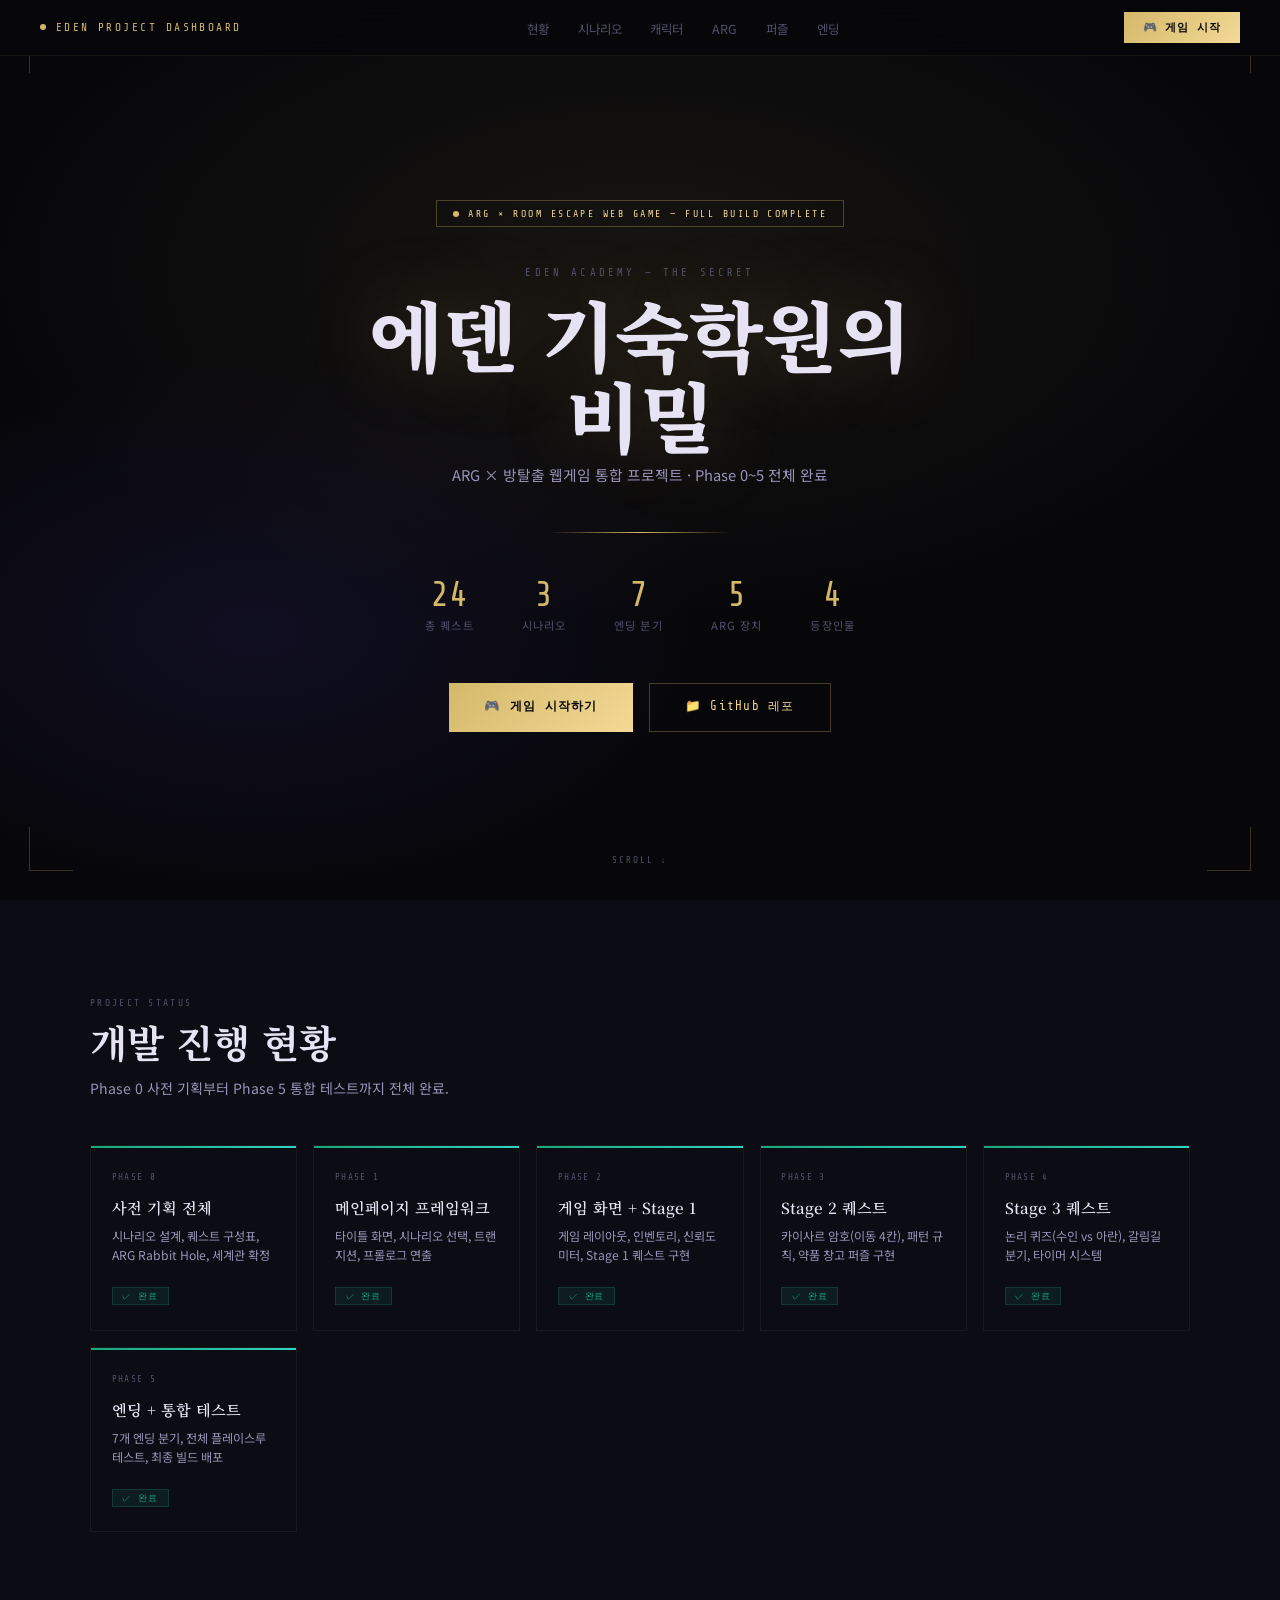
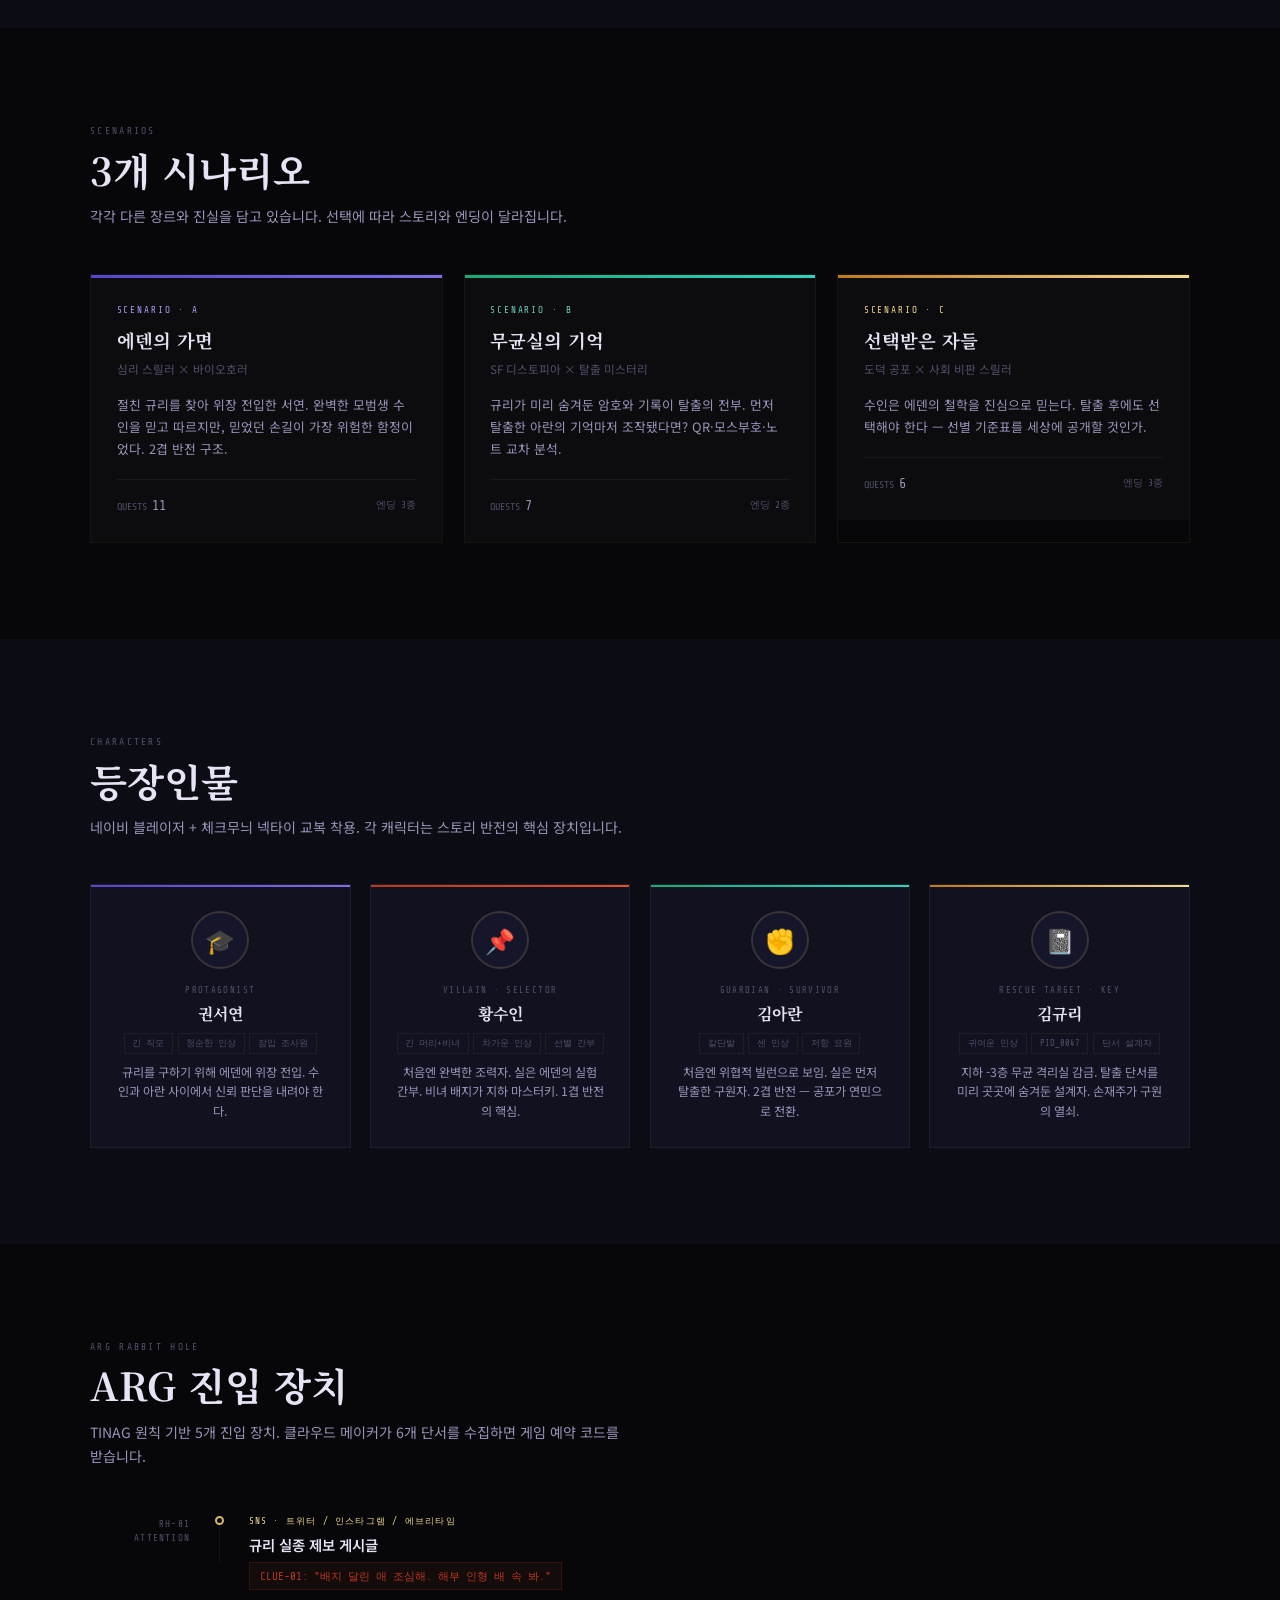
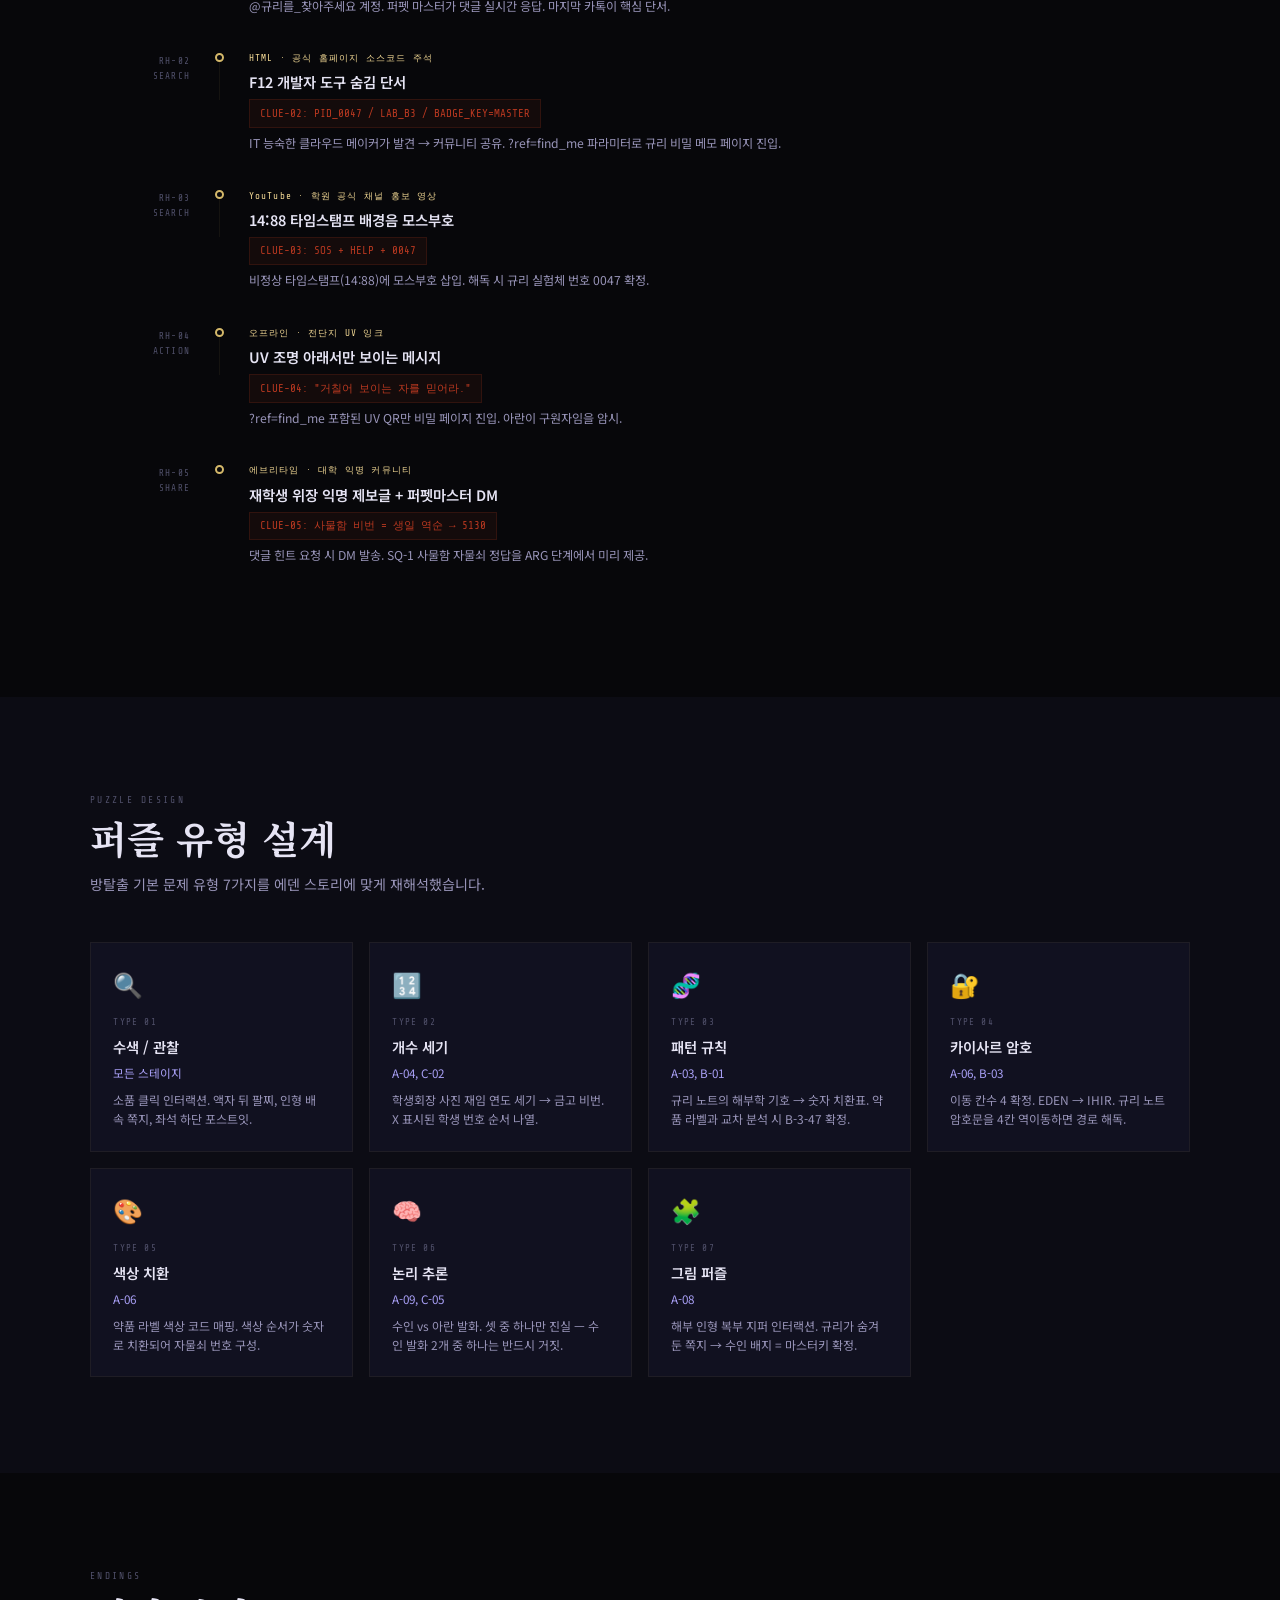
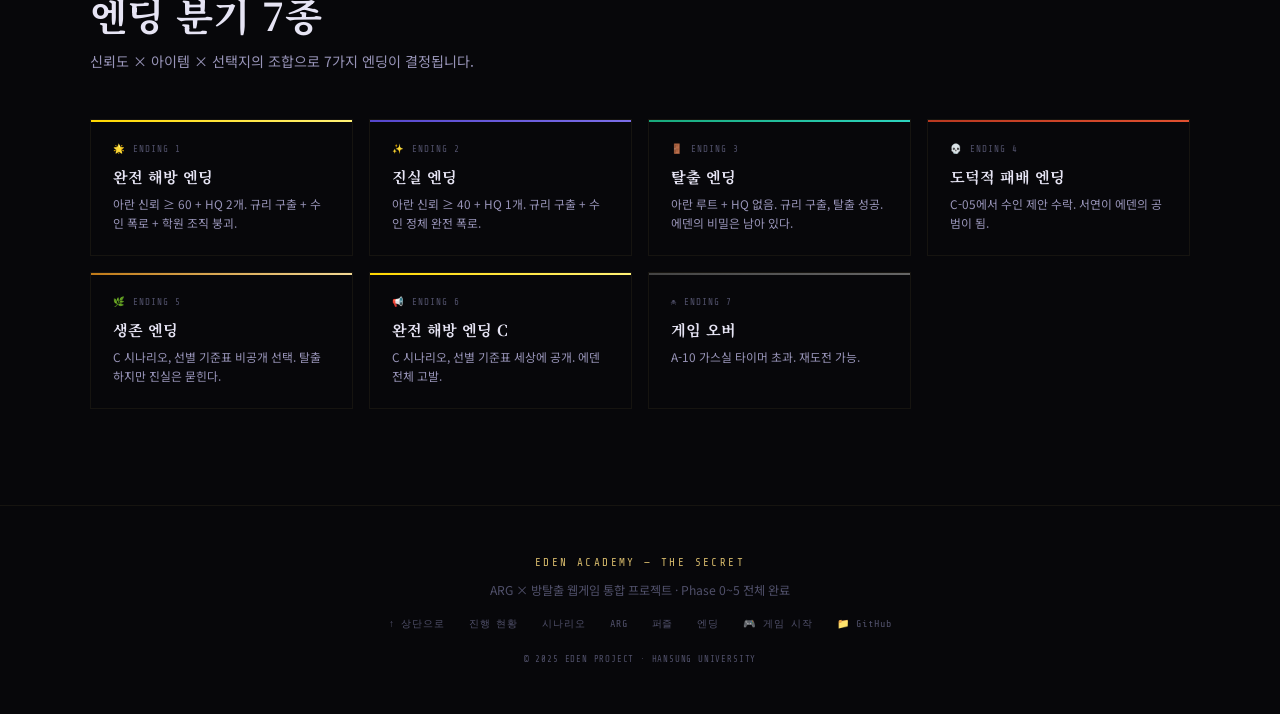
<file: index.html>
<!DOCTYPE html>
<html lang="ko">
<head>
<meta charset="UTF-8"/>
<meta name="viewport" content="width=device-width, initial-scale=1.0"/>
<title>에덴 기숙학원의 비밀 — 프로젝트 대시보드</title>
<link href="https://fonts.googleapis.com/css2?family=Noto+Serif+KR:wght@300;400;600;700;900&family=Noto+Sans+KR:wght@300;400;500;700&family=Share+Tech+Mono&display=swap" rel="stylesheet"/>
<style>
*,*::before,*::after{box-sizing:border-box;margin:0;padding:0}
:root{
  --bg:#07070a;--bg1:#0c0c14;--bg2:#111120;--bg3:#16162a;
  --gold:#d4b86a;--gold2:#f3d995;--gg:rgba(212,184,106,.15);
  --p:#5546CC;--p2:#7B6EE8;--p3:#A89FF5;
  --teal:#18A87A;--coral:#B83820;
  --txt:#E6E4F4;--txt2:#9894B8;--txt3:#50506A;
  --bdr:rgba(212,184,106,.18);--bdr2:rgba(212,184,106,.07);
  --serif:'Noto Serif KR',serif;--sans:'Noto Sans KR',sans-serif;--mono:'Share Tech Mono',monospace;
}
html{scroll-behavior:smooth}
body{background:var(--bg);color:var(--txt);font-family:var(--sans);line-height:1.6;overflow-x:hidden}
body::before{content:'';position:fixed;inset:0;z-index:0;pointer-events:none;opacity:.25;background:url("data:image/svg+xml,%3Csvg xmlns='http://www.w3.org/2000/svg' width='200' height='200'%3E%3Cfilter id='n'%3E%3CfeTurbulence type='fractalNoise' baseFrequency='.9' numOctaves='4' stitchTiles='stitch'/%3E%3C/filter%3E%3Crect width='200' height='200' filter='url(%23n)' opacity='.07'/%3E%3C/svg%3E")}
nav{position:fixed;top:0;left:0;right:0;z-index:100;height:56px;display:flex;align-items:center;justify-content:space-between;padding:0 2.5rem;background:rgba(7,7,10,.9);backdrop-filter:blur(14px);border-bottom:1px solid var(--bdr2)}
.nav-logo{font-family:var(--mono);font-size:.7rem;letter-spacing:.22em;color:var(--gold);display:flex;align-items:center;gap:.6rem}
.nav-dot{width:6px;height:6px;border-radius:50%;background:var(--gold);animation:bdot 1.8s ease-in-out infinite}
@keyframes bdot{0%,100%{opacity:1}50%{opacity:.15}}
.nav-links{display:flex;gap:1.8rem;list-style:none}
.nav-links a{color:var(--txt3);text-decoration:none;font-size:.78rem;transition:color .2s}
.nav-links a:hover{color:var(--gold)}
.nav-game-btn{background:linear-gradient(135deg,var(--gold),var(--gold2));color:#07070a;font-family:var(--mono);font-size:.7rem;font-weight:700;letter-spacing:.1em;padding:.4rem 1.2rem;border:none;cursor:pointer;text-decoration:none;transition:all .2s;display:inline-flex;align-items:center;gap:.4rem}
.nav-game-btn:hover{box-shadow:0 0 20px var(--gg);transform:translateY(-1px)}
.hero{min-height:100vh;display:flex;flex-direction:column;align-items:center;justify-content:center;text-align:center;padding:6rem 2rem 4rem;position:relative;z-index:1;overflow:hidden}
.hero-bg{position:absolute;inset:0;background:radial-gradient(ellipse 80% 60% at 50% 30%,rgba(212,184,106,.08) 0%,transparent 65%),radial-gradient(ellipse 60% 50% at 20% 70%,rgba(85,70,204,.12) 0%,transparent 60%),var(--bg)}
.hero-sl{position:absolute;inset:0;background:repeating-linear-gradient(0deg,transparent,transparent 3px,rgba(0,0,0,.04) 3px,rgba(0,0,0,.04) 4px);pointer-events:none}
.corner{position:absolute;width:44px;height:44px;pointer-events:none}
.c-tl{top:1.8rem;left:1.8rem;border-top:1px solid rgba(212,184,106,.25);border-left:1px solid rgba(212,184,106,.25)}
.c-tr{top:1.8rem;right:1.8rem;border-top:1px solid rgba(212,184,106,.25);border-right:1px solid rgba(212,184,106,.25)}
.c-bl{bottom:1.8rem;left:1.8rem;border-bottom:1px solid rgba(212,184,106,.25);border-left:1px solid rgba(212,184,106,.25)}
.c-br{bottom:1.8rem;right:1.8rem;border-bottom:1px solid rgba(212,184,106,.25);border-right:1px solid rgba(212,184,106,.25)}
.hero-tag{display:inline-flex;align-items:center;gap:.6rem;border:1px solid rgba(212,184,106,.3);color:var(--gold2);font-family:var(--mono);font-size:.62rem;letter-spacing:.25em;padding:.28rem 1rem;margin-bottom:2.4rem;position:relative;z-index:1;animation:gtag 4s ease-in-out infinite}
@keyframes gtag{0%,100%{box-shadow:0 0 0 transparent}50%{box-shadow:0 0 18px rgba(212,184,106,.2)}}
.hero-en{font-family:var(--mono);font-size:.66rem;letter-spacing:.3em;color:var(--txt3);margin-bottom:.65rem;position:relative;z-index:1}
.hero-kr{font-family:var(--serif);font-weight:900;font-size:clamp(2.8rem,6vw,5rem);line-height:1.06;color:var(--txt);text-shadow:0 0 80px rgba(212,184,106,.25);margin-bottom:.5rem;position:relative;z-index:1;animation:flick 12s ease-in-out infinite}
@keyframes flick{0%,91%,93%,100%{opacity:1}92%{opacity:.82}}
.hero-sub{font-size:.92rem;color:var(--txt2);position:relative;z-index:1;margin-bottom:2.8rem}
.hero-line{width:180px;height:1px;background:linear-gradient(90deg,transparent,var(--gold),transparent);margin:0 auto 2.8rem;position:relative;z-index:1}
.hero-stats{display:flex;gap:3rem;justify-content:center;flex-wrap:wrap;margin-bottom:3rem;position:relative;z-index:1}
.stat{text-align:center}
.stat-n{font-family:var(--mono);font-size:2.2rem;color:var(--gold);line-height:1;margin-bottom:.25rem}
.stat-l{font-size:.7rem;color:var(--txt3);letter-spacing:.1em}
.hero-btns{display:flex;gap:1rem;justify-content:center;flex-wrap:wrap;position:relative;z-index:1}
.btn-gold{background:linear-gradient(135deg,var(--gold),var(--gold2));color:#07070a;font-family:var(--mono);font-size:.78rem;font-weight:700;letter-spacing:.1em;padding:.85rem 2.2rem;border:none;cursor:pointer;text-decoration:none;transition:all .2s;display:inline-flex;align-items:center;gap:.5rem}
.btn-gold:hover{box-shadow:0 0 28px var(--gg);transform:translateY(-2px)}
.btn-outline{background:transparent;color:var(--gold2);font-family:var(--mono);font-size:.78rem;letter-spacing:.1em;padding:.85rem 2.2rem;border:1px solid rgba(212,184,106,.3);cursor:pointer;text-decoration:none;transition:all .2s;display:inline-flex;align-items:center;gap:.5rem}
.btn-outline:hover{border-color:var(--gold);background:var(--gg);transform:translateY(-2px)}
.hero-scroll{position:absolute;bottom:2rem;left:50%;transform:translateX(-50%);font-family:var(--mono);font-size:.58rem;color:var(--txt3);letter-spacing:.2em;animation:bs 2.5s ease-in-out infinite;z-index:1}
@keyframes bs{0%,100%{transform:translateX(-50%) translateY(0)}50%{transform:translateX(-50%) translateY(6px)}}
section{position:relative;z-index:1;padding:6rem 2rem}
.container{max-width:1100px;margin:0 auto}
.s-tag{font-family:var(--mono);font-size:.6rem;letter-spacing:.24em;color:var(--txt3);margin-bottom:.45rem;text-transform:uppercase}
.s-title{font-family:var(--serif);font-weight:700;font-size:clamp(1.6rem,3vw,2.4rem);color:var(--txt);margin-bottom:.7rem;line-height:1.2}
.s-desc{font-size:.88rem;color:var(--txt2);max-width:540px;line-height:1.75;margin-bottom:2.8rem}
#phases{background:var(--bg1)}
.phase-grid{display:grid;grid-template-columns:repeat(auto-fit,minmax(190px,1fr));gap:1rem}
.phase-card{border:1px solid var(--bdr2);padding:1.5rem 1.3rem;position:relative;overflow:hidden;transition:border-color .25s,transform .25s}
.phase-card:hover{border-color:rgba(212,184,106,.3);transform:translateY(-2px)}
.phase-card::before{content:'';position:absolute;top:0;left:0;right:0;height:2px}
.phase-card.done::before{background:linear-gradient(90deg,var(--teal),#2DD4BF)}
.phase-num{font-family:var(--mono);font-size:.58rem;color:var(--txt3);letter-spacing:.14em;margin-bottom:.7rem}
.phase-title{font-family:var(--serif);font-size:.95rem;font-weight:600;color:var(--txt);margin-bottom:.4rem}
.phase-desc{font-size:.76rem;color:var(--txt2);line-height:1.6;margin-bottom:.9rem}
.pbadge{font-family:var(--mono);font-size:.56rem;letter-spacing:.1em;padding:.2rem .6rem;background:rgba(24,168,122,.1);color:var(--teal);border:1px solid rgba(24,168,122,.22)}
#scenarios{background:var(--bg)}
.sc-grid{display:grid;grid-template-columns:repeat(auto-fit,minmax(290px,1fr));gap:1.3rem}
.sc-card{border:1px solid var(--bdr2);overflow:hidden;transition:transform .25s,box-shadow .25s}
.sc-card:hover{transform:translateY(-4px)}
.sc-card.ca:hover{box-shadow:0 16px 40px rgba(85,70,204,.14)}
.sc-card.cb:hover{box-shadow:0 16px 40px rgba(24,168,122,.12)}
.sc-card.cc:hover{box-shadow:0 16px 40px rgba(192,122,24,.12)}
.sc-bar{height:3px}
.ca .sc-bar{background:linear-gradient(90deg,var(--p),var(--p2))}
.cb .sc-bar{background:linear-gradient(90deg,var(--teal),#2DD4BF)}
.cc .sc-bar{background:linear-gradient(90deg,#C07A18,var(--gold2))}
.sc-body{padding:1.6rem;background:rgba(255,255,255,.02)}
.sc-code{font-family:var(--mono);font-size:.58rem;letter-spacing:.2em;margin-bottom:.5rem}
.ca .sc-code{color:var(--p3)}.cb .sc-code{color:#6ECFBC}.cc .sc-code{color:var(--gold2)}
.sc-name{font-family:var(--serif);font-size:1.15rem;font-weight:700;color:var(--txt);margin-bottom:.25rem}
.sc-genre{font-size:.73rem;color:var(--txt3);margin-bottom:1rem}
.sc-syn{font-size:.8rem;color:var(--txt2);line-height:1.72;margin-bottom:1.2rem}
.sc-foot{display:flex;justify-content:space-between;align-items:center;padding-top:.9rem;border-top:1px solid rgba(255,255,255,.05)}
.sc-q{font-family:var(--mono);font-size:.63rem;color:var(--txt3)}
.sc-q span{color:var(--txt2);font-size:.85rem}
#characters{background:var(--bg1)}
.char-grid{display:grid;grid-template-columns:repeat(auto-fit,minmax(220px,1fr));gap:1.2rem}
.char-card{background:var(--bg2);border:1px solid var(--bdr2);padding:1.6rem;text-align:center;transition:border-color .2s,transform .2s;position:relative;overflow:hidden}
.char-card:hover{border-color:var(--bdr);transform:translateY(-3px)}
.char-card::before{content:'';position:absolute;top:0;left:0;right:0;height:2px}
.c-seo::before{background:linear-gradient(90deg,var(--p),var(--p2))}
.c-su::before{background:linear-gradient(90deg,var(--coral),#E05030)}
.c-aran::before{background:linear-gradient(90deg,var(--teal),#2DD4BF)}
.c-guri::before{background:linear-gradient(90deg,#C07A18,var(--gold2))}
.char-av{width:58px;height:58px;border-radius:50%;margin:0 auto .85rem;display:flex;align-items:center;justify-content:center;font-size:1.5rem;border:2px solid var(--bdr);background:var(--bg3)}
.char-role{font-family:var(--mono);font-size:.56rem;letter-spacing:.15em;color:var(--txt3);margin-bottom:.28rem}
.char-name{font-family:var(--serif);font-size:1rem;font-weight:700;color:var(--txt);margin-bottom:.4rem}
.char-tags{display:flex;flex-wrap:wrap;gap:.28rem;justify-content:center;margin-bottom:.55rem}
.char-tag{font-family:var(--mono);font-size:.54rem;padding:.16rem .48rem;border:1px solid var(--bdr2);color:var(--txt3)}
.char-desc{font-size:.76rem;color:var(--txt2);line-height:1.6}
#arg{background:var(--bg)}
.arg-tl{max-width:800px}
.arg-item{display:grid;grid-template-columns:100px 1px 1fr;gap:0 1.8rem;align-items:start}
.arg-step{font-family:var(--mono);font-size:.58rem;letter-spacing:.13em;color:var(--txt3);padding-top:.18rem;text-align:right;padding-bottom:2.2rem}
.arg-lw{display:flex;flex-direction:column;align-items:center}
.arg-dot{width:9px;height:9px;border-radius:50%;border:2px solid var(--gold);background:var(--bg);flex-shrink:0;margin-top:.12rem;transition:background .2s}
.arg-item:hover .arg-dot{background:var(--gold)}
.arg-con{flex:1;width:1px;background:var(--bdr2);min-height:38px}
.arg-item:last-child .arg-con{display:none}
.arg-ct{padding-bottom:2.2rem}
.arg-ch{font-family:var(--mono);font-size:.58rem;letter-spacing:.13em;color:var(--gold2);margin-bottom:.28rem}
.arg-title{font-size:.9rem;font-weight:600;color:var(--txt);margin-bottom:.28rem}
.arg-clue{font-family:var(--mono);font-size:.68rem;color:var(--coral);background:rgba(184,56,32,.07);border:1px solid rgba(184,56,32,.18);padding:.28rem .65rem;display:inline-block;margin-bottom:.38rem}
.arg-desc{font-size:.76rem;color:var(--txt2);line-height:1.6}
#puzzles{background:var(--bg1)}
.puzzle-grid{display:grid;grid-template-columns:repeat(auto-fit,minmax(230px,1fr));gap:1rem}
.puzzle-card{background:var(--bg2);border:1px solid var(--bdr2);padding:1.4rem;transition:border-color .2s}
.puzzle-card:hover{border-color:var(--bdr)}
.pz-icon{font-size:1.5rem;margin-bottom:.7rem}
.pz-type{font-family:var(--mono);font-size:.58rem;letter-spacing:.13em;color:var(--txt3);margin-bottom:.35rem;text-transform:uppercase}
.pz-name{font-size:.9rem;font-weight:600;color:var(--txt);margin-bottom:.35rem}
.pz-quest{font-size:.73rem;color:var(--p3);margin-bottom:.45rem}
.pz-desc{font-size:.75rem;color:var(--txt2);line-height:1.6}
#endings{background:var(--bg)}
.ending-grid{display:grid;grid-template-columns:repeat(auto-fit,minmax(220px,1fr));gap:1rem}
.ending-card{border:1px solid var(--bdr2);padding:1.4rem;transition:border-color .2s,transform .2s;position:relative;overflow:hidden}
.ending-card:hover{border-color:var(--bdr);transform:translateY(-2px)}
.ending-card::before{content:'';position:absolute;top:0;left:0;right:0;height:2px}
.e-lib::before{background:linear-gradient(90deg,#FFD700,#FFF176)}
.e-truth::before{background:linear-gradient(90deg,var(--p),var(--p2))}
.e-esc::before{background:linear-gradient(90deg,var(--teal),#2DD4BF)}
.e-def::before{background:linear-gradient(90deg,var(--coral),#E05030)}
.e-sur::before{background:linear-gradient(90deg,#C07A18,var(--gold2))}
.e-over::before{background:linear-gradient(90deg,#444,#666)}
.end-badge{font-family:var(--mono);font-size:.58rem;letter-spacing:.12em;color:var(--txt3);margin-bottom:.5rem}
.end-name{font-family:var(--serif);font-size:.95rem;font-weight:700;color:var(--txt);margin-bottom:.35rem}
.end-cond{font-size:.74rem;color:var(--txt2);line-height:1.6}
footer{background:var(--bg);border-top:1px solid var(--bdr2);padding:3rem 2rem;text-align:center;position:relative;z-index:1}
.ft-logo{font-family:var(--mono);font-size:.68rem;letter-spacing:.22em;color:var(--gold);margin-bottom:.5rem}
.ft-desc{font-size:.76rem;color:var(--txt3);line-height:1.7;margin-bottom:1rem}
.ft-links{display:flex;gap:1.5rem;justify-content:center;flex-wrap:wrap;margin-bottom:1.2rem}
.ft-links a{font-family:var(--mono);font-size:.63rem;letter-spacing:.09em;color:var(--txt3);text-decoration:none;transition:color .2s}
.ft-links a:hover{color:var(--gold)}
.ft-copy{font-family:var(--mono);font-size:.56rem;color:var(--txt3);letter-spacing:.09em}
.fu{opacity:0;transform:translateY(22px);transition:opacity .6s ease,transform .6s ease}
.fu.vis{opacity:1;transform:translateY(0)}
::-webkit-scrollbar{width:4px}
::-webkit-scrollbar-track{background:var(--bg)}
::-webkit-scrollbar-thumb{background:rgba(212,184,106,.35);border-radius:2px}
</style>
</head>
<body>

<nav>
  <div class="nav-logo"><div class="nav-dot"></div>EDEN PROJECT DASHBOARD</div>
  <ul class="nav-links">
    <li><a href="#phases">현황</a></li>
    <li><a href="#scenarios">시나리오</a></li>
    <li><a href="#characters">캐릭터</a></li>
    <li><a href="#arg">ARG</a></li>
    <li><a href="#puzzles">퍼즐</a></li>
    <li><a href="#endings">엔딩</a></li>
  </ul>
  <a class="nav-game-btn" href="https://service-905605828106.asia-south1.run.app" target="_blank">🎮 게임 시작</a>
</nav>

<section class="hero" id="top">
  <div class="hero-bg"></div><div class="hero-sl"></div>
  <div class="corner c-tl"></div><div class="corner c-tr"></div>
  <div class="corner c-bl"></div><div class="corner c-br"></div>
  <div class="hero-tag"><div class="nav-dot"></div>ARG × ROOM ESCAPE WEB GAME — FULL BUILD COMPLETE</div>
  <p class="hero-en">EDEN ACADEMY — THE SECRET</p>
  <h1 class="hero-kr">에덴 기숙학원의<br>비밀</h1>
  <p class="hero-sub">ARG × 방탈출 웹게임 통합 프로젝트 · Phase 0~5 전체 완료</p>
  <div class="hero-line"></div>
  <div class="hero-stats">
    <div class="stat"><div class="stat-n">24</div><div class="stat-l">총 퀘스트</div></div>
    <div class="stat"><div class="stat-n">3</div><div class="stat-l">시나리오</div></div>
    <div class="stat"><div class="stat-n">7</div><div class="stat-l">엔딩 분기</div></div>
    <div class="stat"><div class="stat-n">5</div><div class="stat-l">ARG 장치</div></div>
    <div class="stat"><div class="stat-n">4</div><div class="stat-l">등장인물</div></div>
  </div>
  <div class="hero-btns">
    <a class="btn-gold" href="https://service-905605828106.asia-south1.run.app" target="_blank">🎮 게임 시작하기</a>
    <a class="btn-outline" href="https://github.com/zjp9mvkm8t-sys/eden-academy-secret" target="_blank">📁 GitHub 레포</a>
  </div>
  <div class="hero-scroll">SCROLL ↓</div>
</section>

<section id="phases">
  <div class="container">
    <p class="s-tag fu">PROJECT STATUS</p>
    <h2 class="s-title fu">개발 진행 현황</h2>
    <p class="s-desc fu">Phase 0 사전 기획부터 Phase 5 통합 테스트까지 전체 완료.</p>
    <div class="phase-grid">
      <div class="phase-card done fu"><div class="phase-num">PHASE 0</div><div class="phase-title">사전 기획 전체</div><div class="phase-desc">시나리오 설계, 퀘스트 구성표, ARG Rabbit Hole, 세계관 확정</div><span class="pbadge">✓ 완료</span></div>
      <div class="phase-card done fu"><div class="phase-num">PHASE 1</div><div class="phase-title">메인페이지 프레임워크</div><div class="phase-desc">타이틀 화면, 시나리오 선택, 트랜지션, 프롤로그 연출</div><span class="pbadge">✓ 완료</span></div>
      <div class="phase-card done fu"><div class="phase-num">PHASE 2</div><div class="phase-title">게임 화면 + Stage 1</div><div class="phase-desc">게임 레이아웃, 인벤토리, 신뢰도 미터, Stage 1 퀘스트 구현</div><span class="pbadge">✓ 완료</span></div>
      <div class="phase-card done fu"><div class="phase-num">PHASE 3</div><div class="phase-title">Stage 2 퀘스트</div><div class="phase-desc">카이사르 암호(이동 4칸), 패턴 규칙, 약품 창고 퍼즐 구현</div><span class="pbadge">✓ 완료</span></div>
      <div class="phase-card done fu"><div class="phase-num">PHASE 4</div><div class="phase-title">Stage 3 퀘스트</div><div class="phase-desc">논리 퀴즈(수인 vs 아란), 갈림길 분기, 타이머 시스템</div><span class="pbadge">✓ 완료</span></div>
      <div class="phase-card done fu"><div class="phase-num">PHASE 5</div><div class="phase-title">엔딩 + 통합 테스트</div><div class="phase-desc">7개 엔딩 분기, 전체 플레이스루 테스트, 최종 빌드 배포</div><span class="pbadge">✓ 완료</span></div>
    </div>
  </div>
</section>

<section id="scenarios">
  <div class="container">
    <p class="s-tag fu">SCENARIOS</p>
    <h2 class="s-title fu">3개 시나리오</h2>
    <p class="s-desc fu">각각 다른 장르와 진실을 담고 있습니다. 선택에 따라 스토리와 엔딩이 달라집니다.</p>
    <div class="sc-grid">
      <div class="sc-card ca fu"><div class="sc-bar"></div><div class="sc-body">
        <div class="sc-code">SCENARIO · A</div>
        <div class="sc-name">에덴의 가면</div>
        <div class="sc-genre">심리 스릴러 × 바이오호러</div>
        <div class="sc-syn">절친 규리를 찾아 위장 전입한 서연. 완벽한 모범생 수인을 믿고 따르지만, 믿었던 손길이 가장 위험한 함정이었다. 2겹 반전 구조.</div>
        <div class="sc-foot"><div class="sc-q">QUESTS <span>11</span></div><div style="font-family:var(--mono);font-size:.6rem;color:var(--txt3)">엔딩 3종</div></div>
      </div></div>
      <div class="sc-card cb fu"><div class="sc-bar"></div><div class="sc-body">
        <div class="sc-code">SCENARIO · B</div>
        <div class="sc-name">무균실의 기억</div>
        <div class="sc-genre">SF 디스토피아 × 탈출 미스터리</div>
        <div class="sc-syn">규리가 미리 숨겨둔 암호와 기록이 탈출의 전부. 먼저 탈출한 아란의 기억마저 조작됐다면? QR·모스부호·노트 교차 분석.</div>
        <div class="sc-foot"><div class="sc-q">QUESTS <span>7</span></div><div style="font-family:var(--mono);font-size:.6rem;color:var(--txt3)">엔딩 2종</div></div>
      </div></div>
      <div class="sc-card cc fu"><div class="sc-bar"></div><div class="sc-body">
        <div class="sc-code">SCENARIO · C</div>
        <div class="sc-name">선택받은 자들</div>
        <div class="sc-genre">도덕 공포 × 사회 비판 스릴러</div>
        <div class="sc-syn">수인은 에덴의 철학을 진심으로 믿는다. 탈출 후에도 선택해야 한다 — 선별 기준표를 세상에 공개할 것인가.</div>
        <div class="sc-foot"><div class="sc-q">QUESTS <span>6</span></div><div style="font-family:var(--mono);font-size:.6rem;color:var(--txt3)">엔딩 3종</div></div>
      </div></div>
    </div>
  </div>
</section>

<section id="characters">
  <div class="container">
    <p class="s-tag fu">CHARACTERS</p>
    <h2 class="s-title fu">등장인물</h2>
    <p class="s-desc fu">네이비 블레이저 + 체크무늬 넥타이 교복 착용. 각 캐릭터는 스토리 반전의 핵심 장치입니다.</p>
    <div class="char-grid">
      <div class="char-card c-seo fu"><div class="char-av">🎓</div><div class="char-role">PROTAGONIST</div><div class="char-name">권서연</div><div class="char-tags"><span class="char-tag">긴 직모</span><span class="char-tag">청순한 인상</span><span class="char-tag">잠입 조사원</span></div><div class="char-desc">규리를 구하기 위해 에덴에 위장 전입. 수인과 아란 사이에서 신뢰 판단을 내려야 한다.</div></div>
      <div class="char-card c-su fu"><div class="char-av">📌</div><div class="char-role">VILLAIN · SELECTOR</div><div class="char-name">황수인</div><div class="char-tags"><span class="char-tag">긴 머리+비녀</span><span class="char-tag">차가운 인상</span><span class="char-tag">선별 간부</span></div><div class="char-desc">처음엔 완벽한 조력자. 실은 에덴의 실험 간부. 비녀 배지가 지하 마스터키. 1겹 반전의 핵심.</div></div>
      <div class="char-card c-aran fu"><div class="char-av">✊</div><div class="char-role">GUARDIAN · SURVIVOR</div><div class="char-name">김아란</div><div class="char-tags"><span class="char-tag">칼단발</span><span class="char-tag">센 인상</span><span class="char-tag">저항 요원</span></div><div class="char-desc">처음엔 위협적 빌런으로 보임. 실은 먼저 탈출한 구원자. 2겹 반전 — 공포가 연민으로 전환.</div></div>
      <div class="char-card c-guri fu"><div class="char-av">📓</div><div class="char-role">RESCUE TARGET · KEY</div><div class="char-name">김규리</div><div class="char-tags"><span class="char-tag">귀여운 인상</span><span class="char-tag">PID_0047</span><span class="char-tag">단서 설계자</span></div><div class="char-desc">지하 -3층 무균 격리실 감금. 탈출 단서를 미리 곳곳에 숨겨둔 설계자. 손재주가 구원의 열쇠.</div></div>
    </div>
  </div>
</section>

<section id="arg">
  <div class="container">
    <p class="s-tag fu">ARG RABBIT HOLE</p>
    <h2 class="s-title fu">ARG 진입 장치</h2>
    <p class="s-desc fu">TINAG 원칙 기반 5개 진입 장치. 클라우드 메이커가 6개 단서를 수집하면 게임 예약 코드를 받습니다.</p>
    <div class="arg-tl">
      <div class="arg-item fu"><div class="arg-step">RH-01<br>ATTENTION</div><div class="arg-lw"><div class="arg-dot"></div><div class="arg-con"></div></div><div class="arg-ct"><div class="arg-ch">SNS · 트위터 / 인스타그램 / 에브리타임</div><div class="arg-title">규리 실종 제보 게시글</div><div class="arg-clue">CLUE-01: "배지 달린 애 조심해. 해부 인형 배 속 봐."</div><div class="arg-desc">@규리를_찾아주세요 계정. 퍼펫 마스터가 댓글 실시간 응답. 마지막 카톡이 핵심 단서.</div></div></div>
      <div class="arg-item fu"><div class="arg-step">RH-02<br>SEARCH</div><div class="arg-lw"><div class="arg-dot"></div><div class="arg-con"></div></div><div class="arg-ct"><div class="arg-ch">HTML · 공식 홈페이지 소스코드 주석</div><div class="arg-title">F12 개발자 도구 숨김 단서</div><div class="arg-clue">CLUE-02: PID_0047 / LAB_B3 / BADGE_KEY=MASTER</div><div class="arg-desc">IT 능숙한 클라우드 메이커가 발견 → 커뮤니티 공유. ?ref=find_me 파라미터로 규리 비밀 메모 페이지 진입.</div></div></div>
      <div class="arg-item fu"><div class="arg-step">RH-03<br>SEARCH</div><div class="arg-lw"><div class="arg-dot"></div><div class="arg-con"></div></div><div class="arg-ct"><div class="arg-ch">YouTube · 학원 공식 채널 홍보 영상</div><div class="arg-title">14:88 타임스탬프 배경음 모스부호</div><div class="arg-clue">CLUE-03: SOS + HELP + 0047</div><div class="arg-desc">비정상 타임스탬프(14:88)에 모스부호 삽입. 해독 시 규리 실험체 번호 0047 확정.</div></div></div>
      <div class="arg-item fu"><div class="arg-step">RH-04<br>ACTION</div><div class="arg-lw"><div class="arg-dot"></div><div class="arg-con"></div></div><div class="arg-ct"><div class="arg-ch">오프라인 · 전단지 UV 잉크</div><div class="arg-title">UV 조명 아래서만 보이는 메시지</div><div class="arg-clue">CLUE-04: "거칠어 보이는 자를 믿어라."</div><div class="arg-desc">?ref=find_me 포함된 UV QR만 비밀 페이지 진입. 아란이 구원자임을 암시.</div></div></div>
      <div class="arg-item fu"><div class="arg-step">RH-05<br>SHARE</div><div class="arg-lw"><div class="arg-dot"></div><div class="arg-con"></div></div><div class="arg-ct"><div class="arg-ch">에브리타임 · 대학 익명 커뮤니티</div><div class="arg-title">재학생 위장 익명 제보글 + 퍼펫마스터 DM</div><div class="arg-clue">CLUE-05: 사물함 비번 = 생일 역순 → 5130</div><div class="arg-desc">댓글 힌트 요청 시 DM 발송. SQ-1 사물함 자물쇠 정답을 ARG 단계에서 미리 제공.</div></div></div>
    </div>
  </div>
</section>

<section id="puzzles">
  <div class="container">
    <p class="s-tag fu">PUZZLE DESIGN</p>
    <h2 class="s-title fu">퍼즐 유형 설계</h2>
    <p class="s-desc fu">방탈출 기본 문제 유형 7가지를 에덴 스토리에 맞게 재해석했습니다.</p>
    <div class="puzzle-grid">
      <div class="puzzle-card fu"><div class="pz-icon">🔍</div><div class="pz-type">TYPE 01</div><div class="pz-name">수색 / 관찰</div><div class="pz-quest">모든 스테이지</div><div class="pz-desc">소품 클릭 인터랙션. 액자 뒤 팔찌, 인형 배 속 쪽지, 좌석 하단 포스트잇.</div></div>
      <div class="puzzle-card fu"><div class="pz-icon">🔢</div><div class="pz-type">TYPE 02</div><div class="pz-name">개수 세기</div><div class="pz-quest">A-04, C-02</div><div class="pz-desc">학생회장 사진 재임 연도 세기 → 금고 비번. X 표시된 학생 번호 순서 나열.</div></div>
      <div class="puzzle-card fu"><div class="pz-icon">🧬</div><div class="pz-type">TYPE 03</div><div class="pz-name">패턴 규칙</div><div class="pz-quest">A-03, B-01</div><div class="pz-desc">규리 노트의 해부학 기호 → 숫자 치환표. 약품 라벨과 교차 분석 시 B-3-47 확정.</div></div>
      <div class="puzzle-card fu"><div class="pz-icon">🔐</div><div class="pz-type">TYPE 04</div><div class="pz-name">카이사르 암호</div><div class="pz-quest">A-06, B-03</div><div class="pz-desc">이동 칸수 4 확정. EDEN → IHIR. 규리 노트 암호문을 4칸 역이동하면 경로 해독.</div></div>
      <div class="puzzle-card fu"><div class="pz-icon">🎨</div><div class="pz-type">TYPE 05</div><div class="pz-name">색상 치환</div><div class="pz-quest">A-06</div><div class="pz-desc">약품 라벨 색상 코드 매핑. 색상 순서가 숫자로 치환되어 자물쇠 번호 구성.</div></div>
      <div class="puzzle-card fu"><div class="pz-icon">🧠</div><div class="pz-type">TYPE 06</div><div class="pz-name">논리 추론</div><div class="pz-quest">A-09, C-05</div><div class="pz-desc">수인 vs 아란 발화. 셋 중 하나만 진실 — 수인 발화 2개 중 하나는 반드시 거짓.</div></div>
      <div class="puzzle-card fu"><div class="pz-icon">🧩</div><div class="pz-type">TYPE 07</div><div class="pz-name">그림 퍼즐</div><div class="pz-quest">A-08</div><div class="pz-desc">해부 인형 복부 지퍼 인터랙션. 규리가 숨겨둔 쪽지 → 수인 배지 = 마스터키 확정.</div></div>
    </div>
  </div>
</section>

<section id="endings">
  <div class="container">
    <p class="s-tag fu">ENDINGS</p>
    <h2 class="s-title fu">엔딩 분기 7종</h2>
    <p class="s-desc fu">신뢰도 × 아이템 × 선택지의 조합으로 7가지 엔딩이 결정됩니다.</p>
    <div class="ending-grid">
      <div class="ending-card e-lib fu"><div class="end-badge">🌟 ENDING 1</div><div class="end-name">완전 해방 엔딩</div><div class="end-cond">아란 신뢰 ≥ 60 + HQ 2개. 규리 구출 + 수인 폭로 + 학원 조직 붕괴.</div></div>
      <div class="ending-card e-truth fu"><div class="end-badge">✨ ENDING 2</div><div class="end-name">진실 엔딩</div><div class="end-cond">아란 신뢰 ≥ 40 + HQ 1개. 규리 구출 + 수인 정체 완전 폭로.</div></div>
      <div class="ending-card e-esc fu"><div class="end-badge">🚪 ENDING 3</div><div class="end-name">탈출 엔딩</div><div class="end-cond">아란 루트 + HQ 없음. 규리 구출, 탈출 성공. 에덴의 비밀은 남아 있다.</div></div>
      <div class="ending-card e-def fu"><div class="end-badge">💀 ENDING 4</div><div class="end-name">도덕적 패배 엔딩</div><div class="end-cond">C-05에서 수인 제안 수락. 서연이 에덴의 공범이 됨.</div></div>
      <div class="ending-card e-sur fu"><div class="end-badge">🌿 ENDING 5</div><div class="end-name">생존 엔딩</div><div class="end-cond">C 시나리오, 선별 기준표 비공개 선택. 탈출하지만 진실은 묻힌다.</div></div>
      <div class="ending-card e-lib fu"><div class="end-badge">📢 ENDING 6</div><div class="end-name">완전 해방 엔딩 C</div><div class="end-cond">C 시나리오, 선별 기준표 세상에 공개. 에덴 전체 고발.</div></div>
      <div class="ending-card e-over fu"><div class="end-badge">☠️ ENDING 7</div><div class="end-name">게임 오버</div><div class="end-cond">A-10 가스실 타이머 초과. 재도전 가능.</div></div>
    </div>
  </div>
</section>

<footer>
  <div class="ft-logo">EDEN ACADEMY — THE SECRET</div>
  <div class="ft-desc">ARG × 방탈출 웹게임 통합 프로젝트 · Phase 0~5 전체 완료</div>
  <div class="ft-links">
    <a href="#top">↑ 상단으로</a>
    <a href="#phases">진행 현황</a>
    <a href="#scenarios">시나리오</a>
    <a href="#arg">ARG</a>
    <a href="#puzzles">퍼즐</a>
    <a href="#endings">엔딩</a>
    <a href="https://service-905605828106.asia-south1.run.app" target="_blank">🎮 게임 시작</a>
    <a href="https://github.com/zjp9mvkm8t-sys/eden-academy-secret" target="_blank">📁 GitHub</a>
  </div>
  <div class="ft-copy">© 2025 EDEN PROJECT · HANSUNG UNIVERSITY</div>
</footer>

<script>
const obs=new IntersectionObserver(entries=>{entries.forEach(e=>{if(e.isIntersecting){e.target.classList.add('vis');obs.unobserve(e.target);}});},{threshold:0.08});
document.querySelectorAll('.fu').forEach((el,i)=>{el.style.transitionDelay=(i%6)*.07+'s';obs.observe(el);});
const secs=document.querySelectorAll('section[id]');
const navAs=document.querySelectorAll('.nav-links a');
window.addEventListener('scroll',()=>{let cur='';secs.forEach(s=>{if(window.scrollY>=s.offsetTop-100)cur=s.id;});navAs.forEach(a=>{a.style.color=a.getAttribute('href')==='#'+cur?'var(--gold)':'';});});
</script>
</body>
</html>
</file>
